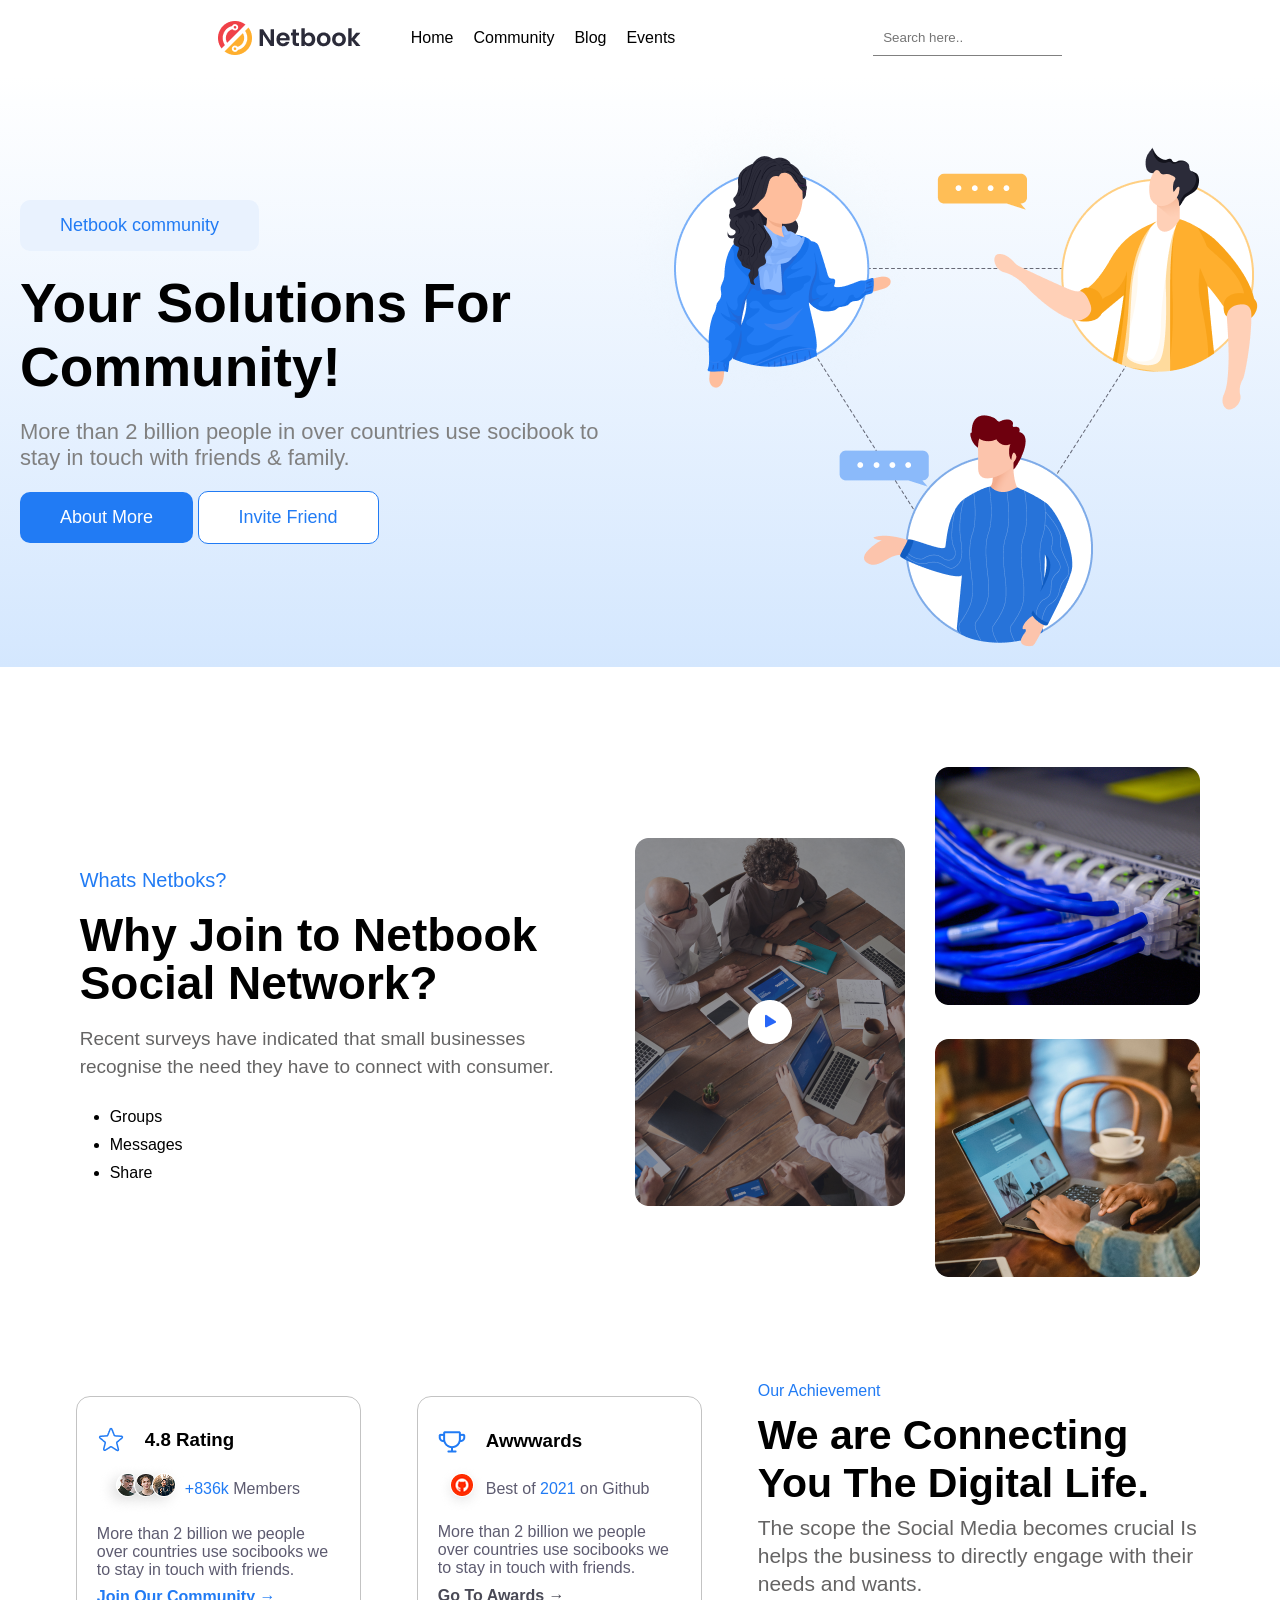
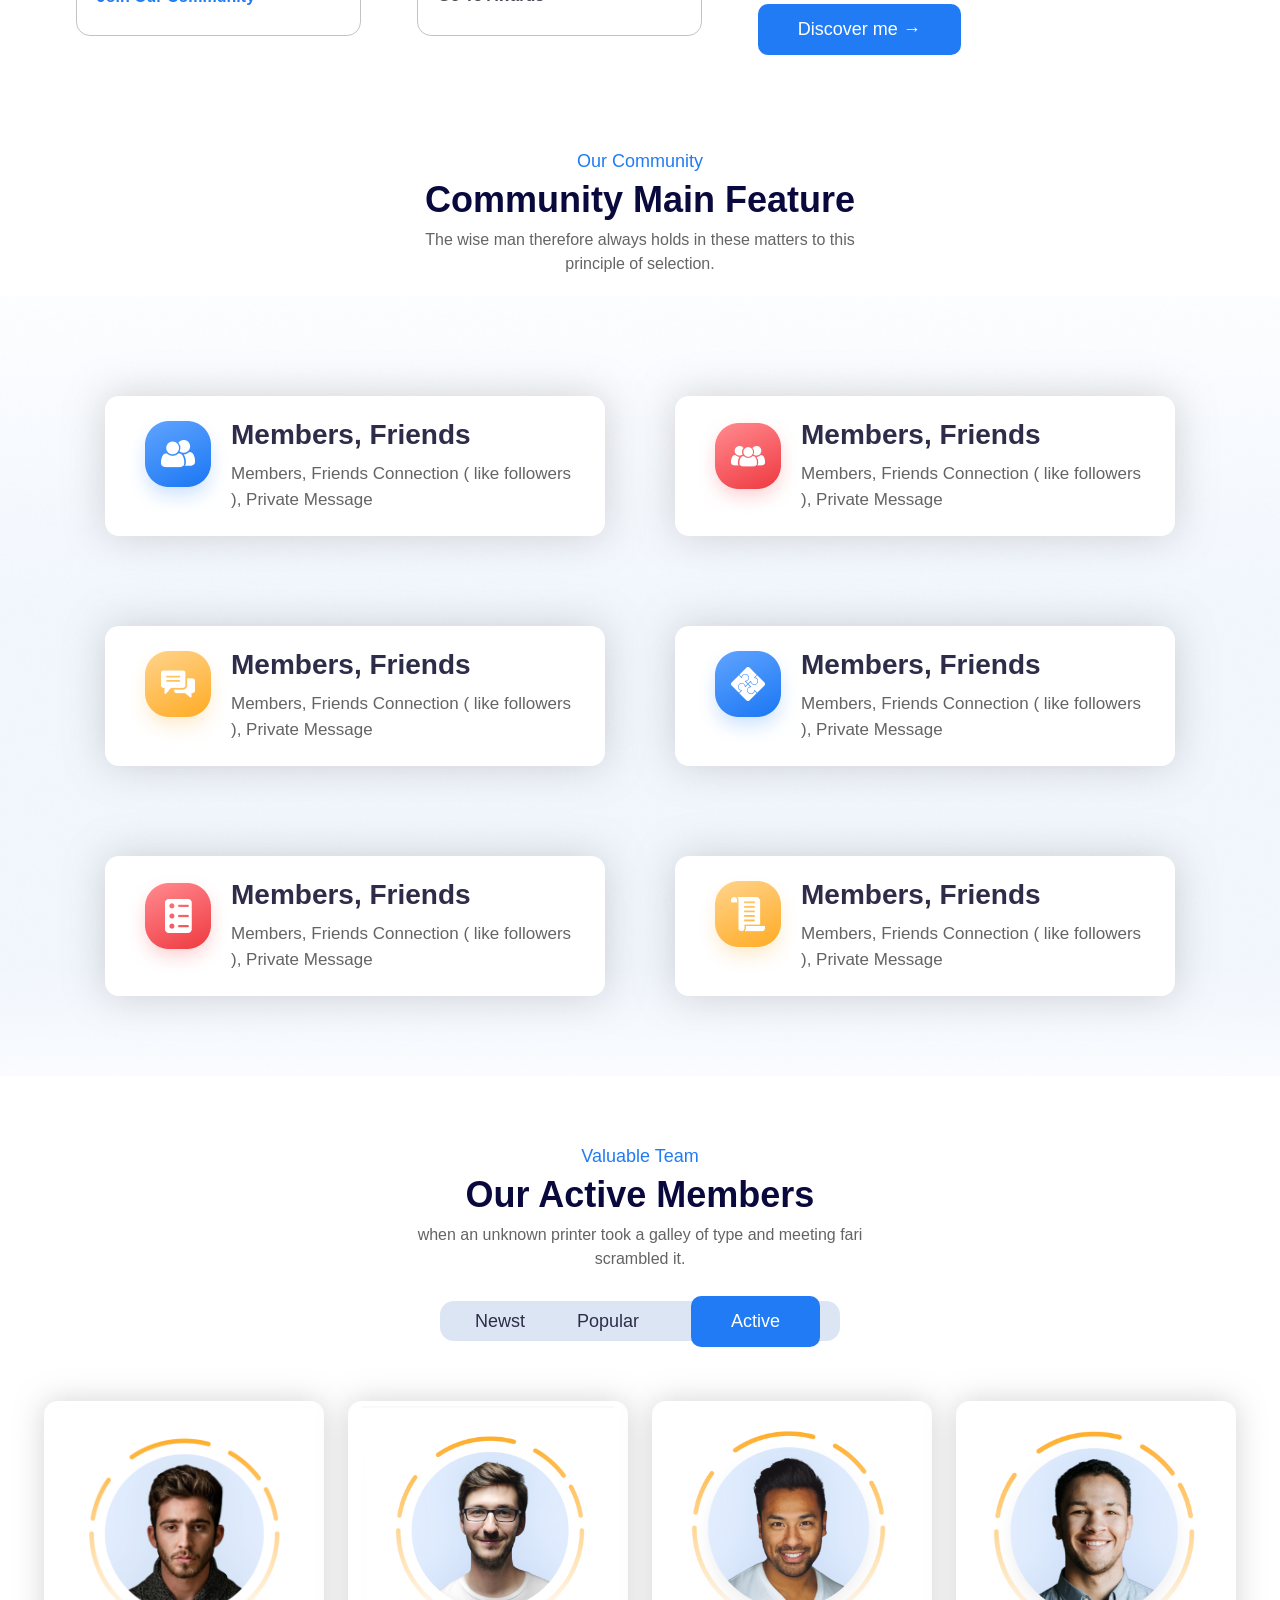
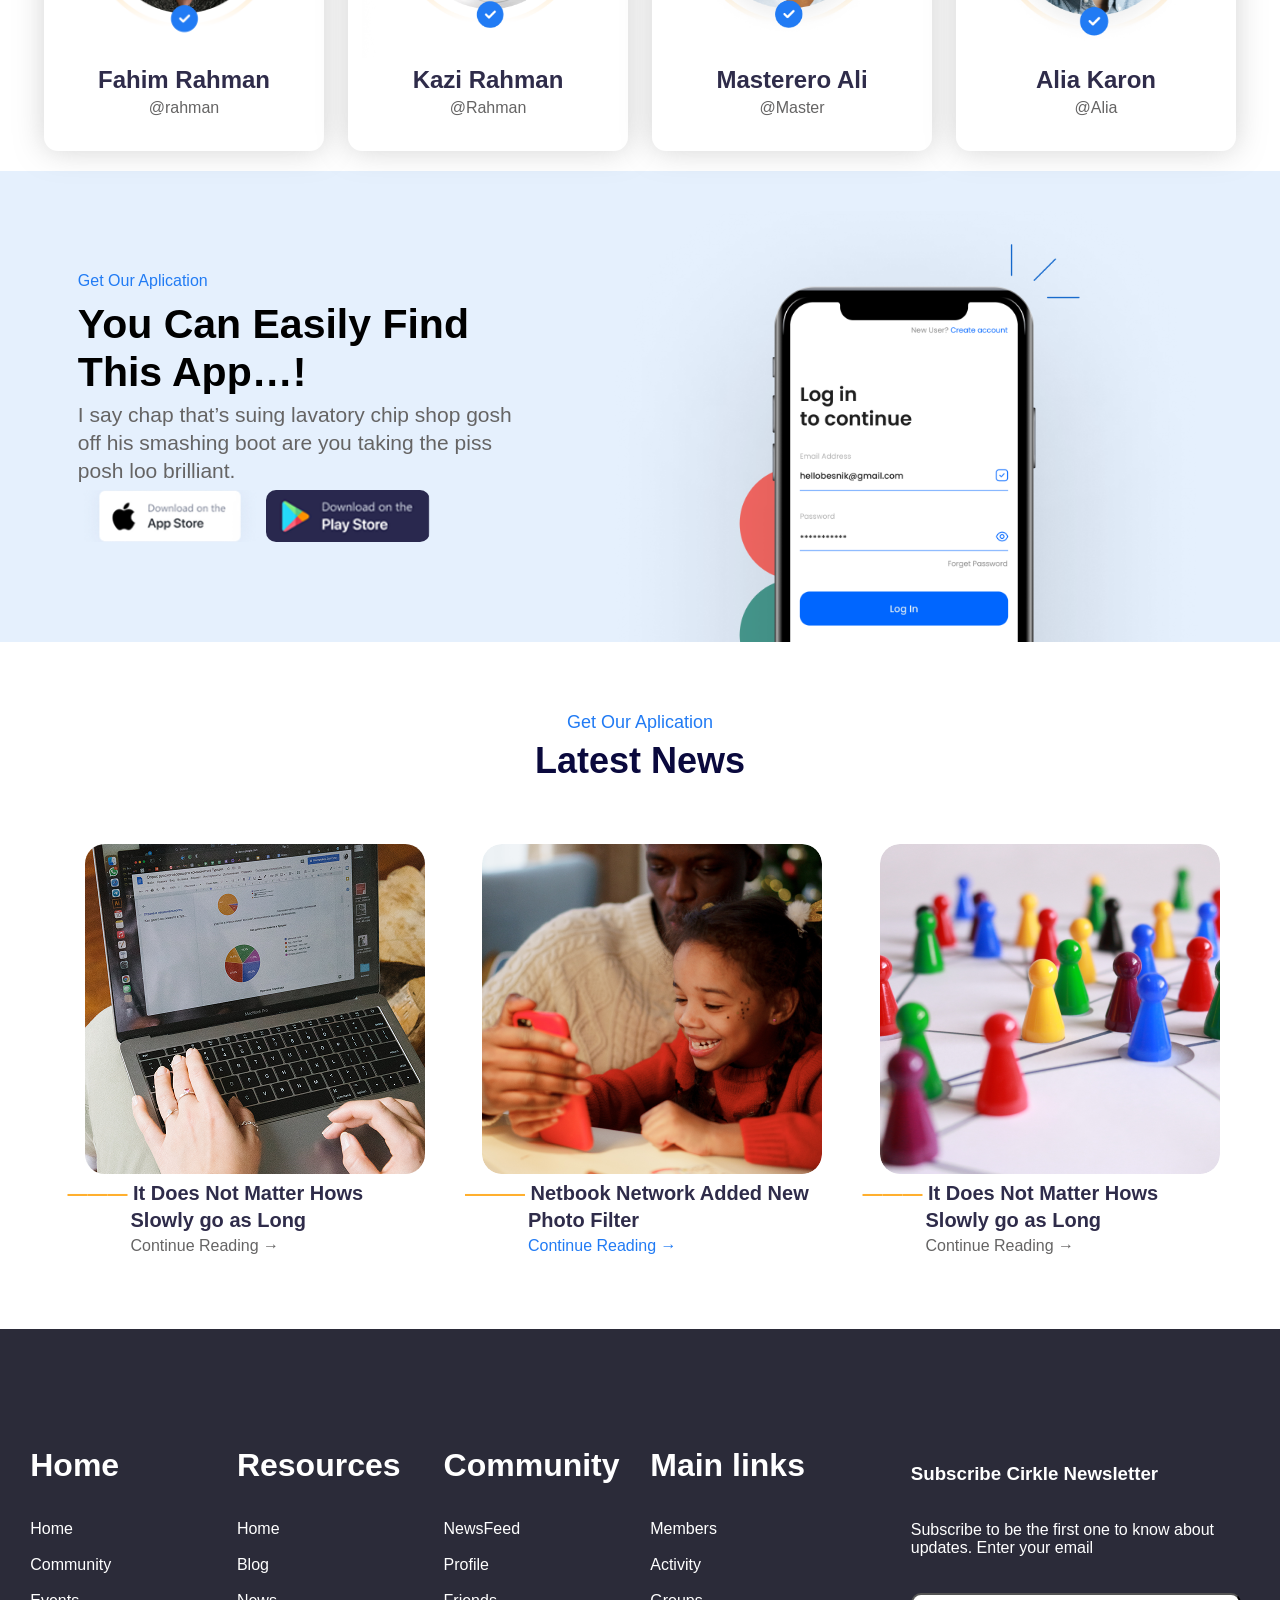
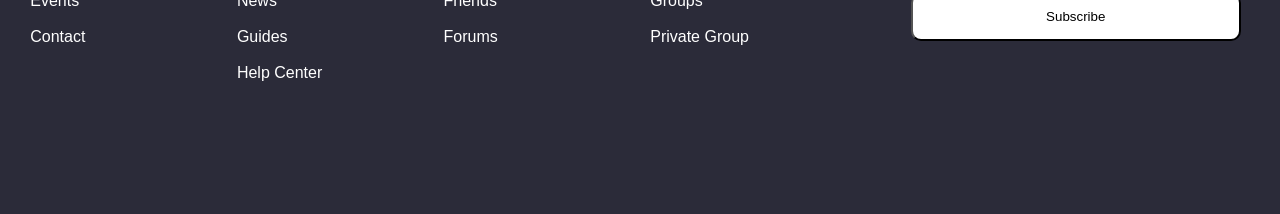
<file: index.html>
<!DOCTYPE html>
<html lang="en">

<head>
    <meta charset="UTF-8">
    <meta name="viewport" content="width=device-width, initial-scale=1.0">
    <title>Document</title>
    <link rel="stylesheet" href="./style.css">
</head>

<body>
    <header>
        <div>
            <img src="./forimg/logo (1).png" alt="">
            <nav>
                <p>Home</p>
                <p>Community</p>
                <p>Blog</p>
                <p>Events</p>
            </nav>
        </div>
        <input type="text" placeholder="Search here..">
    </header>
    <section class="section1">
        <aside>
            <button>Netbook community</button>
            <h1>Your Solutions For Community!</h1>
            <p>More than 2 billion people in over countries use socibook to stay in touch with friends & family.</p>
            <div>
                <button>About More</button>
                <button>Invite Friend</button>
            </div>
        </aside>
        <img src="./forimg/Iamge.png" alt="">
    </section>

    <section class="section2">
        <aside>
            <p class="pt">Whats Netboks?</p>
            <h1>Why Join to Netbook Social Network?</h1>
            <p>Recent surveys have indicated that small businesses recognise the need they have to connect with
                consumer.</p>
            <ul>
                <li>Groups</li>
                <li>Messages</li>
                <li>Share</li>
            </ul>
        </aside>
        <div class="main">
            <div><img src="./forimg/Image (4).png" alt=""></div>
            <div class="m2">
                <div><img src="./forimg/Image (5).png" alt=""></div>
                <div><img src="./forimg/Image (6).png" alt=""></div>
            </div>
        </div>
    </section>


    <section class="section3">
        <div class="card">
            <div style="display: flex;align-items: center;gap: 20px;">
                <img src="./forimg/Star.png" alt="">
                <h3>4.8 Rating</h3>
            </div>
            <div style="display: flex;align-items: center;gap: 0px;">
                <img src="./forimg/people.png" alt="">
                <p><span style="color: #217BF4;">+836k</span> Members</p>
            </div>
            <p>More than 2 billion we people over countries use socibooks we to stay in touch with friends.</p>
            <h4 style="color: rgba(33, 123, 244, 1);">Join Our Community →</h4>
        </div>

        <div class="card">
            <div style="display: flex;align-items: center;gap: 20px;">
                <img src="./forimg/Trophy.png" alt="">
                <h3>Awwwards</h3>
            </div>
            <div style="display: flex;align-items: center;gap: 0px;">
                <img src="./forimg/Ellipse 14.png" alt="">
                <p>Best of <span style="color: #217BF4;">2021</span> on Github</p>
            </div>
            <p>More than 2 billion we people over countries use socibooks we to stay in touch with friends.</p>
            <h4 style="color: rgba(74, 74, 86, 1);">Go To Awards →</h4>
        </div>

        <aside>
            <p class="pt">Our Achievement</p>
            <h1>We are Connecting You The Digital Life.</h1>
            <p>The scope the Social Media becomes crucial Is helps the business to directly engage with their needs and
                wants.</p>
            <button>Discover me →</button>
        </aside>
    </section>

    <div class="zag">
        <h3>Our Community</h3>
        <h1>Community Main Feature</h1>
        <p>The wise man therefore always holds in these matters to this principle of selection.</p>
    </div>
    <section class="section4">
        <div class="card2">
            <div><img src="./forimg/Icon (5).png" alt=""></div>
            <div class="rt">
                <h2>Members, Friends</h2>
                <p>Members, Friends Connection ( like followers ), Private Message</p>
            </div>
        </div>
        <div class="card2">
            <div><img src="./forimg/Icon (6).png" alt=""></div>
            <div class="rt">
                <h2>Members, Friends</h2>
                <p>Members, Friends Connection ( like followers ), Private Message</p>
            </div>
        </div>
        <div class="card2">
            <div><img src="./forimg/Icon (7).png" alt=""></div>
            <div class="rt">
                <h2>Members, Friends</h2>
                <p>Members, Friends Connection ( like followers ), Private Message</p>
            </div>
        </div>
        <div class="card2">
            <div><img src="./forimg/Icon (8).png" alt=""></div>
            <div class="rt">
                <h2>Members, Friends</h2>
                <p>Members, Friends Connection ( like followers ), Private Message</p>
            </div>
        </div>
        <div class="card2">
            <div><img src="./forimg/Icon (9).png" alt=""></div>
            <div class="rt">
                <h2>Members, Friends</h2>
                <p>Members, Friends Connection ( like followers ), Private Message</p>
            </div>
        </div>
        <div class="card2">
            <div><img src="./forimg/Icon (10).png" alt=""></div>
            <div class="rt">
                <h2>Members, Friends</h2>
                <p>Members, Friends Connection ( like followers ), Private Message</p>
            </div>
        </div>
    </section>


    <div class="zag">
        <h3>Valuable Team</h3>
        <h1>Our Active Members</h1>
        <p>when an unknown printer took a galley of type and meeting fari scrambled it.</p>
    </div>

    <div class="select">
        <p>Newst</p>
        <p>Popular</p>
        <button>Active</button>
    </div>

    <section class="section5">
        <div class="card3">
            <div><img src="./forimg/Снимок экрана 2026-04-15 143748.png" alt=""></div>
            <h3>Fahim Rahman</h3>
            <p>@rahman</p>
        </div>
        <div class="card3">
            <div><img src="./forimg/Снимок экрана 2026-04-15 144912.png" alt=""></div>
            <h3>Kazi Rahman</h3>
            <p>@Rahman</p>
        </div>
        <div class="card3">
            <div><img src="./forimg/Снимок экрана 2026-04-15 144922.png" alt=""></div>
            <h3>Masterero Ali</h3>
            <p>@Master</p>
        </div>
        <div class="card3">
            <div><img src="./forimg/Снимок экрана 2026-04-15 144932.png" alt=""></div>
            <h3>Alia Karon</h3>
            <p>@Alia</p>
        </div>
    </section>


    <section class="section6">
        <aside>
            <p class="pt">Get Our Aplication</p>
            <h1>You Can Easily Find This App…!</h1>
            <p>I say chap that’s suing lavatory chip shop gosh off his smashing boot are you taking the piss posh loo
                brilliant.</p>
            <div>
                <button></button>
                <button class="bt22"></button>
            </div>
        </aside>

        <img src="./forimg/mobile muckup.png" alt="">
    </section>


    <div class="zag">
        <h3>Get Our Aplication</h3>
        <h1>Latest News</h1>
    </div>

    <section class="section7">
        <div class="card4">
            <div><img src="./forimg/pexels-meruyert-gonullu-6589064.png" alt=""></div>
            <h3><span style="color: rgba(255, 175, 46, 1);">———</span> It Does Not Matter Hows </h3>
            <h3 style="margin-left: 18%;">Slowly go as Long</h3>
            <p style="margin-left: 18%;">Continue Reading →</p>
        </div>
        <div class="card4">
            <div><img src="./forimg/Image (7).png" alt=""></div>
            <h3><span style="color: rgba(255, 175, 46, 1);">———</span> Netbook Network Added New</h3>
            <h3 style="margin-left: 18%;">Photo Filter</h3>
            <p style="color: #217BF4;margin-left: 18%;">Continue Reading →</p>
        </div>
        <div class="card4">
            <div><img src="./forimg/Image (8).png" alt=""></div>
            <h3><span style="color: rgba(255, 175, 46, 1);">———</span> It Does Not Matter Hows </h3>
            <h3 style="margin-left: 18%;">Slowly go as Long</h3>
            <p style="margin-left: 18%;">Continue Reading →</p>
        </div>
    </section>
    <footer>
        <div class="foot1">
            <div class="minifoot">
                <h1>
                    Home
                </h1>
                <BR></BR>
                <p>Home
                    <BR></BR>
                    Community
                    <BR></BR>
                    Events
                    <BR></BR>
                    Contact</p>
            </div>

            <div class="minifoot">
                <h1>
                    Resources
                </h1>
                <BR></BR>
                <p>Home
                    <BR></BR>
                    Blog
                    <BR></BR>
                    News
                    <BR></BR>
                    Guides
                <BR></BR>
            Help Center</p>
            </div>

            <div class="minifoot">
                <h1>
                    Community
                </h1>
                <BR></BR>
                <p>NewsFeed
                    <BR></BR>
                    Profile
                    <BR></BR>
                    Friends
                    <BR></BR>
                    Forums</p>
            </div>

            <div class="minifoot">
                <h1>
                    Main links
                </h1>
                <BR></BR>
                <p>Members
                    <BR></BR>
                    Activity
                    <BR></BR>
                    Groups
                    <BR></BR>
                    Private Group</p>
            </div>
        </div>

        <div class="foot2">
            <h3>Subscribe Cirkle Newsletter</h3>
            <BR></BR>
            <p>Subscribe to be the first one to know about updates. 
                Enter your email</p>
                <BR></BR>
            <button class="subs">
                Subscribe
            </button>
        </div>
    </footer>
</body>

</html>
</file>
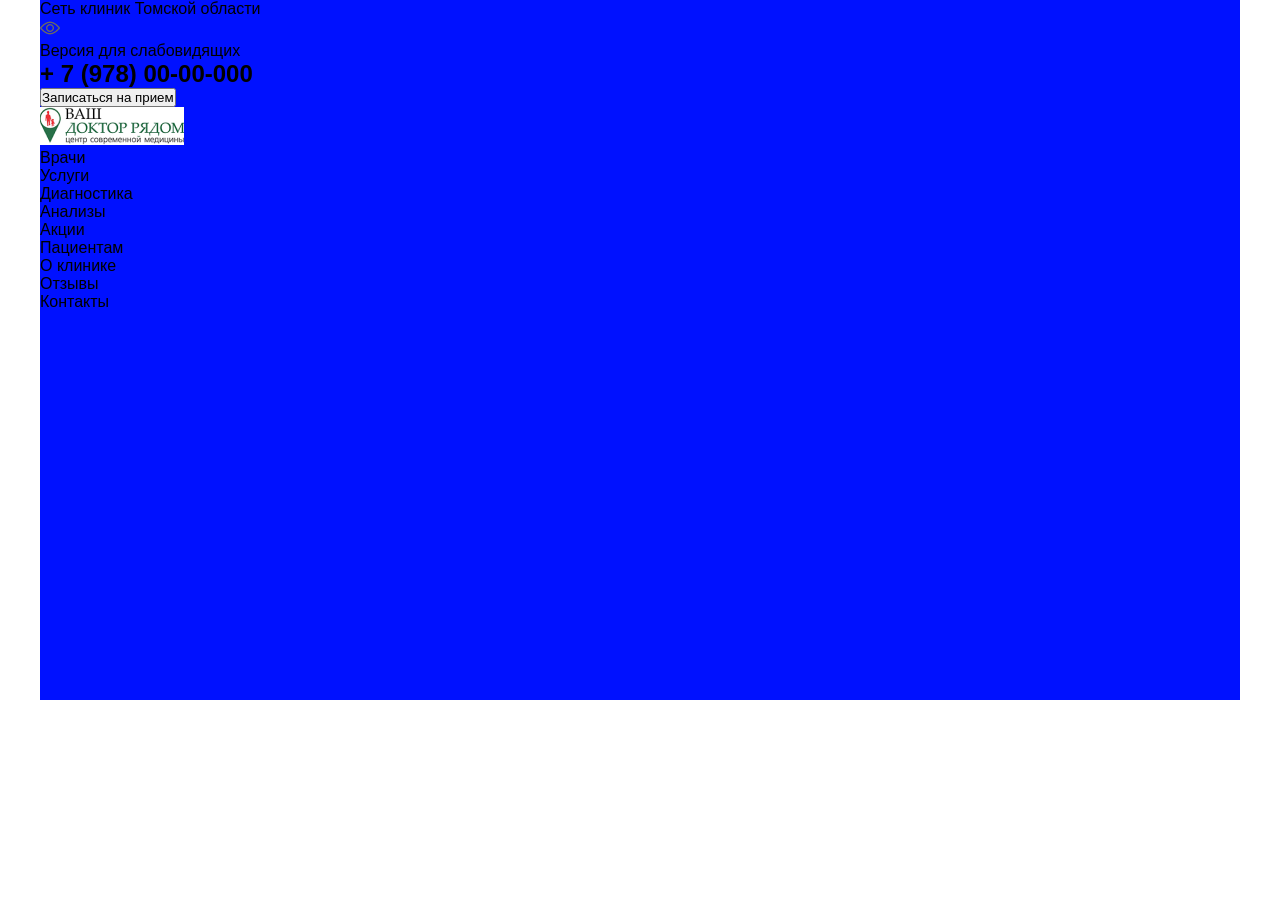
<file: sas.html>
<!DOCTYPE html>
<html lang="en">

<head>
    <meta charset="UTF-8">
    <meta name="viewport" content="width=device-width, initial-scale=1.0">
    <title>SAS project</title>
    <link rel="stylesheet" href="./sas.css">
</head>

<body>
    <header>
        <div class="head1">
            <div class="t1">
                <p>Сеть клиник Томской области</p>
            </div>
            <div class="t1"><img src="./forimg/view 1.png" alt="">
                <p>Версия для слабовидящих</p>
            </div>
            <div class="phone">
                <h2>+ 7 (978) 00-00-000</h2>
            </div>
            <button>
                Записаться на прием
            </button>
        </div>
        <nav>
            <div class="img1">
                <img src="./forimg/image 1.png" alt="">
            </div>
            <div class="t2">
                <p>Врачи</p>
                <p>Услуги</p>
                <p>Диагностика</p>
                <p>Анализы</p>
                <p>Акции</p>
                <p>Пациентам</p>
                <p>О клинике</p>
                <p>Отзывы</p>
                <p>Контакты</p>
            </div>
        </nav>
    </header>
</body>

</html>
</file>
<file: style.css>
* {
  margin: 0;
  padding: 0;
  font-family: sans-serif;
  box-sizing: border-box;
}

header {
  display: flex;
  justify-content: space-evenly;
  align-items: center;
  padding: 20px;
  max-width: 1440px;
  margin: auto;
}
header div {
  display: flex;
  gap: 50px;
  align-items: center;
}
header div nav {
  display: flex;
  gap: 20px;
}
header input {
  padding: 10px;
  border: none;
  outline: none;
  border-bottom: 1px solid gray;
}

.section1 {
  display: flex;
  justify-content: space-evenly;
  align-items: center;
  padding: 20px;
  max-width: 1440px;
  margin: auto;
  background: linear-gradient(rgba(212, 231, 254, 0), rgb(212, 231, 254));
}
.section1 aside {
  display: flex;
  flex-direction: column;
  gap: 20px;
  align-items: start;
}
.section1 aside h1 {
  font-size: 55px;
}
.section1 aside p {
  font-size: 22px;
  color: gray;
}
.section1 aside button {
  padding: 15px 40px;
  font-size: 18px;
  background-color: #217BF4;
  border: none;
  border-radius: 10px;
  color: white;
  background-color: #E9F2FE;
  color: #217BF4;
}
.section1 aside div button {
  padding: 15px 40px;
  font-size: 18px;
  background-color: #217BF4;
  border: none;
  border-radius: 10px;
  color: white;
}
.section1 aside div button:last-child {
  padding: 15px 40px;
  font-size: 18px;
  background-color: #217BF4;
  border: none;
  border-radius: 10px;
  color: white;
  border: 1px solid #217BF4;
  color: #217BF4;
  background-color: white;
}

.section2 {
  display: flex;
  justify-content: space-evenly;
  align-items: center;
  padding: 20px;
  max-width: 1440px;
  margin: auto;
  margin-top: 80px;
}
.section2 .main {
  display: flex;
  align-items: center;
  gap: 30px;
}
.section2 .main .m2 {
  display: flex;
  flex-direction: column;
  row-gap: 30px;
}
.section2 aside {
  width: 40%;
  height: 350px;
  display: flex;
  flex-direction: column;
  justify-content: space-evenly;
}
.section2 aside h1 {
  font-size: 46px;
  font-weight: 700;
  line-height: 48px;
}
.section2 aside .pt {
  font-size: 20px;
  color: rgb(33, 123, 244);
}
.section2 aside p {
  font-size: 19px;
  line-height: 28px;
  font-weight: 400;
  color: rgb(101, 100, 100);
}
.section2 aside ul {
  margin-left: 30px;
}
.section2 aside ul li {
  margin-top: 10px;
}

.section3 {
  display: flex;
  justify-content: space-evenly;
  align-items: center;
  padding: 20px;
  max-width: 1440px;
  margin: auto;
  align-items: center;
  margin-top: 50px;
}
.section3 .card {
  width: 23%;
  height: 240px;
  padding: 20px;
  display: flex;
  flex-direction: column;
  justify-content: space-evenly;
  border: 1px solid rgba(94, 94, 94, 0.37);
  border-radius: 14px;
  align-items: start;
}
.section3 .card p {
  color: rgb(93, 91, 112);
}
.section3 aside {
  width: 36%;
  height: 290px;
  display: flex;
  flex-direction: column;
  justify-content: space-evenly;
  align-items: start;
}
.section3 aside h1 {
  font-size: 41px;
  font-weight: 700;
  line-height: 48px;
}
.section3 aside .pt {
  font-size: 16px;
  color: rgb(33, 123, 244);
}
.section3 aside p {
  font-size: 21px;
  line-height: 28px;
  font-weight: 400;
  color: rgb(101, 100, 100);
}
.section3 aside ul {
  margin-left: 30px;
}
.section3 aside ul li {
  margin-top: 10px;
}
.section3 aside button {
  padding: 15px 40px;
  font-size: 18px;
  background-color: #217BF4;
  border: none;
  border-radius: 10px;
  color: white;
}

.zag {
  max-width: 460px;
  text-align: center;
  margin: auto;
  margin-top: 70px;
}
.zag h3 {
  font-size: 18px;
  color: rgb(33, 123, 244);
  font-weight: 500;
}
.zag h1 {
  font-size: 36px;
  font-weight: 700;
  line-height: 36px;
  color: rgb(10, 9, 61);
  margin-top: 10px;
}
.zag p {
  font-size: 16px;
  font-weight: 400;
  line-height: 24px;
  color: rgb(101, 100, 100);
  margin-top: 10px;
}

.section4 {
  display: flex;
  justify-content: space-evenly;
  align-items: center;
  padding: 20px;
  max-width: 1440px;
  margin: auto;
  flex-wrap: wrap;
  gap: 70px;
  justify-content: center;
  margin-top: 20px;
  background-image: url(./forimg/base.png);
  background-position: center;
  background-repeat: no-repeat;
  background-size: cover;
  padding-bottom: 80px;
  padding-top: 80px;
}
.section4 .card2 {
  width: 500px;
  height: 140px;
  background-color: rgb(255, 255, 255);
  padding: 20px;
  display: flex;
  justify-content: space-evenly;
  align-items: center;
  border-radius: 14px;
  box-shadow: 0px 0px 40px rgba(128, 128, 128, 0.34);
  margin-top: 20px;
}
.section4 .card2 h2 {
  font-size: 28px;
  font-weight: 600;
  color: rgb(47, 44, 74);
  margin-bottom: 10px;
}
.section4 .card2 p {
  font-size: 17px;
  font-weight: 400;
  line-height: 26px;
  color: rgb(101, 100, 100);
}

.select {
  width: 400px;
  height: 40px;
  background-color: rgba(0, 72, 168, 0.14);
  margin: auto;
  margin-top: 30px;
  padding: 20px 35px;
  padding-right: 20px;
  display: flex;
  justify-content: space-between;
  align-items: center;
  border-radius: 14px;
}
.select p {
  font-size: 18px;
  font-weight: 500;
  color: rgb(47, 44, 74);
}
.select button {
  padding: 15px 40px;
  font-size: 18px;
  background-color: #217BF4;
  border: none;
  border-radius: 10px;
  color: white;
}

.section5 {
  display: flex;
  justify-content: space-evenly;
  align-items: center;
  padding: 20px;
  max-width: 1440px;
  margin: auto;
  margin-top: 40px;
}
.section5 .card3 {
  width: 280px;
  height: 350px;
  background-color: rgb(255, 255, 255);
  display: flex;
  flex-direction: column;
  align-items: center;
  justify-content: space-evenly;
  text-align: center;
  box-shadow: 0px 0px 30px rgba(128, 128, 128, 0.341);
  border-radius: 14px;
  padding-bottom: 30px;
}
.section5 .card3 img {
  width: 90%;
}
.section5 .card3 h3 {
  font-size: 24px;
  font-weight: 600;
  color: rgb(47, 44, 74);
}
.section5 .card3 p {
  font-size: 16px;
  font-weight: 400;
  color: rgb(101, 100, 100);
}

.section6 {
  display: flex;
  justify-content: space-evenly;
  align-items: center;
  padding: 20px;
  max-width: 1440px;
  margin: auto;
  background-color: rgb(229, 240, 253);
  margin-bottom: 70px;
}
.section6 aside {
  width: 36%;
  height: 290px;
  display: flex;
  flex-direction: column;
  justify-content: space-evenly;
  align-items: start;
}
.section6 aside h1 {
  font-size: 41px;
  font-weight: 700;
  line-height: 48px;
}
.section6 aside .pt {
  font-size: 16px;
  color: rgb(33, 123, 244);
}
.section6 aside p {
  font-size: 21px;
  line-height: 28px;
  font-weight: 400;
  color: rgb(101, 100, 100);
}
.section6 aside ul {
  margin-left: 30px;
}
.section6 aside ul li {
  margin-top: 10px;
}
.section6 aside button {
  padding: 15px 40px;
  font-size: 18px;
  background-color: #217BF4;
  border: none;
  border-radius: 10px;
  color: white;
  background-image: url(./forimg/image\ 288.png);
  background-position: center;
  background-size: cover;
  background-repeat: no-repeat;
  padding: 0;
  width: 184px;
  height: 52px;
  background-color: rgba(0, 0, 255, 0);
}
.section6 aside .bt22 {
  padding: 15px 40px;
  font-size: 18px;
  background-color: #217BF4;
  border: none;
  border-radius: 10px;
  color: white;
  background-image: url(./forimg/image\ 289\ \(2\).png);
  background-position: center;
  background-size: cover;
  background-repeat: no-repeat;
  padding: 0;
  width: 164px;
  height: 52px;
  background-color: rgba(0, 0, 255, 0);
}
.section6 img {
  width: 50%;
  position: relative;
  top: 20px;
}

.section7 {
  display: flex;
  justify-content: space-evenly;
  align-items: center;
  padding: 20px;
  max-width: 1440px;
  margin: auto;
  margin-top: 40px;
}
.section7 .card4 {
  width: 350px;
  height: 450px;
  background-color: rgb(255, 255, 255);
  display: flex;
  flex-direction: column;
  align-items: start;
  justify-content: space-evenly;
  text-align: left;
  padding-bottom: 30px;
}
.section7 .card4 img {
  width: 100%;
  border-radius: 20px;
  margin-left: 5%;
}
.section7 .card4 h3 {
  font-size: 20px;
  font-weight: 600;
  color: rgb(47, 44, 74);
}
.section7 .card4 p {
  font-size: 16px;
  font-weight: 400;
  color: rgb(101, 100, 100);
}

footer {
  max-width: 1440px;
  height: 485px;
  background-color: #2B2B39;
  color: white;
  display: flex;
  align-items: center;
  justify-content: space-around;
  margin: auto;
  margin-top: 20px;
}
footer .foot1 {
  width: 820px;
  height: 226px;
  display: flex;
  align-items: center;
  justify-content: space-between;
}
footer .foot1 .minifoot {
  width: 200px;
  height: 250px;
}
footer .foot1 .minifoot .minifoot h1 {
  font-size: 15px;
  font-weight: 400;
}
footer .foot1 .minifoot .minifoot p {
  font-weight: 400;
  color: #E7E7E7;
  font-size: 16px;
}
footer .foot2 {
  width: 339px;
  height: 218px;
}
footer .foot2 .subs {
  width: 330px;
  height: 48px;
  background-color: white;
  border-radius: 10px;
}/*# sourceMappingURL=style.css.map */
</file>
<file: sas.css>
* {
  margin: 0;
  padding: 0;
  font-family: sans-serif;
  box-sizing: border-box;
}

header {
  width: 1200px;
  height: 700px;
  background-color: rgb(0, 17, 255);
  margin: auto;
}/*# sourceMappingURL=sas.css.map */
</file>
